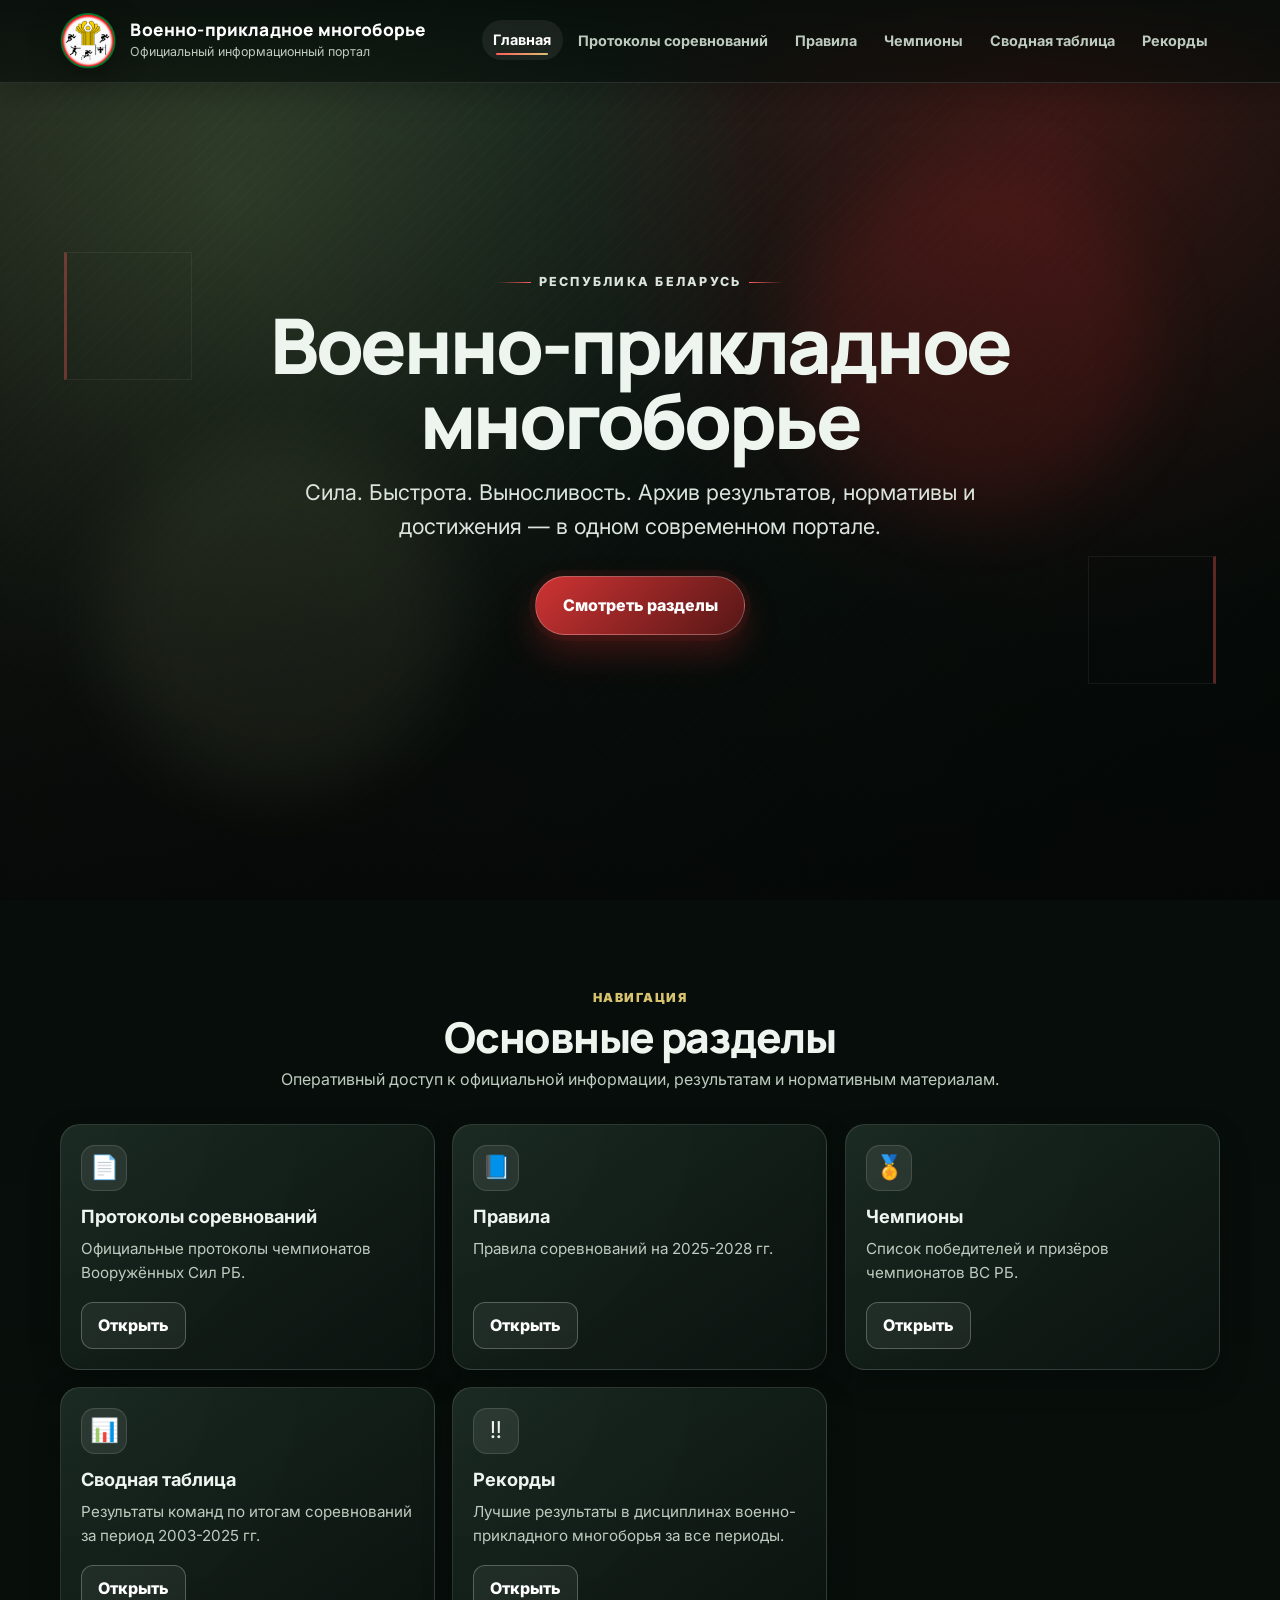
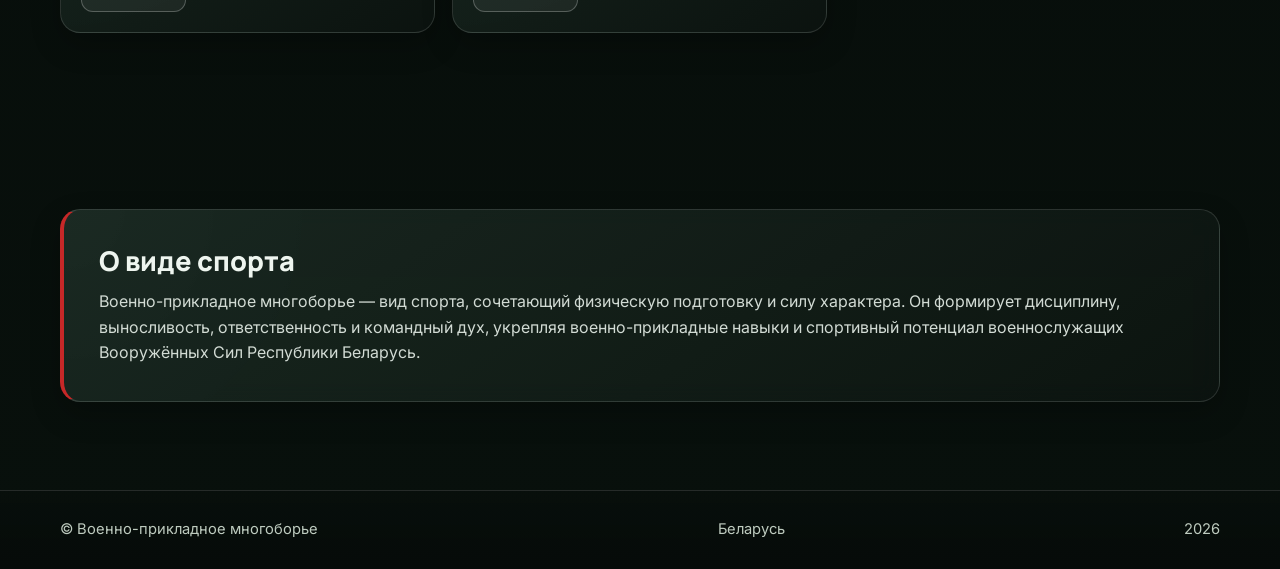
<file: index.html>
<!DOCTYPE html>
<html lang="ru">
<head>
  <meta charset="UTF-8" />
  <meta name="viewport" content="width=device-width, initial-scale=1.0" />
  <meta name="description" content="Официальный информационный портал по военно-прикладному многоборью Республики Беларусь." />
  <title>Военно-прикладное многоборье | Беларусь</title>
  <link rel="preconnect" href="https://fonts.googleapis.com" />
  <link rel="preconnect" href="https://fonts.gstatic.com" crossorigin />
  <link href="https://fonts.googleapis.com/css2?family=Inter:wght@400;500;600;700;800&family=Manrope:wght@600;700;800&display=swap" rel="stylesheet" />
  <link rel="stylesheet" href="style.css" />
</head>
<body>
  <header class="site-header" id="top">
    <div class="container header-inner">
      <a href="#top" class="brand" aria-label="На главную">
        <img src="assets/images/champions/emblem.png" alt="Эмблема военно-прикладного многоборья" class="brand__emblem" />
        <div class="brand__text">
          <h1>Военно-прикладное многоборье</h1>
          <p>Официальный информационный портал</p>
        </div>
      </a>

      <button class="nav-toggle" aria-label="Открыть меню" aria-expanded="false" aria-controls="main-nav">
        <span></span><span></span><span></span>
      </button>

      <nav class="main-nav" id="main-nav">
        <ul>
          <li><a href="#top" class="is-active">Главная</a></li>
          <li><a href="protocols.html">Протоколы соревнований</a></li>
          <li><a href="rules/rules.pdf" target="_blank" rel="noopener">Правила</a></li>
          <li><a href="protocols/champions.pdf" target="_blank" rel="noopener">Чемпионы</a></li>
          <li><a href="Table.pdf" target="_blank" rel="noopener">Сводная таблица</a></li>
          <li><a href="protocols/records.pdf" target="_blank" rel="noopener">Рекорды</a></li>
        </ul>
      </nav>
    </div>
  </header>

  <main>
    <section class="hero reveal" id="hero">
      <div class="hero__overlay"></div>
      <div class="hero__glow hero__glow--red" aria-hidden="true"></div>
      <div class="hero__glow hero__glow--green" aria-hidden="true"></div>
      <div class="ornament ornament--left" aria-hidden="true"></div>
      <div class="ornament ornament--right" aria-hidden="true"></div>
      <div class="container hero__content">
        <div class="hero__copy">
          <p class="hero__kicker">Республика Беларусь</p>
          <h2>Военно-прикладное многоборье</h2>
          <p class="hero__subtitle">Сила. Быстрота. Выносливость. Архив результатов, нормативы и достижения — в одном современном портале.</p>
          <div class="hero__actions">
            <a href="#sections" class="btn-glow">Смотреть разделы</a>
          </div>
        </div>
      </div>
    </section>

    <section class="sections container reveal" id="sections">
      <div class="section-title section-title--center">
        <span class="section-title__eyebrow">Навигация</span>
        <h3>Основные разделы</h3>
        <p>Оперативный доступ к официальной информации, результатам и нормативным материалам.</p>
      </div>
      <div class="cards-grid">
        <article class="card">
          <div class="card__icon">📄</div>
          <h4>Протоколы соревнований</h4>
          <p>Официальные протоколы чемпионатов Вооружённых Сил РБ.</p>
          <a href="protocols.html" class="card__link">Открыть</a>
        </article>
        <article class="card">
          <div class="card__icon">📘</div>
          <h4>Правила</h4>
          <p>Правила соревнований на 2025-2028 гг.</p>
          <a href="rules/rules.pdf" class="card__link" target="_blank" rel="noopener">Открыть</a>
        </article>
        <article class="card">
          <div class="card__icon">🏅</div>
          <h4>Чемпионы</h4>
          <p>Список победителей и призёров чемпионатов ВС РБ.</p>
          <a href="protocols/champions.pdf" target="_blank" rel="noopener" class="card__link">Открыть</a>
        </article>
        <article class="card">
          <div class="card__icon">📊</div>
          <h4>Сводная таблица</h4>
          <p>Результаты команд по итогам соревнований за период 2003-2025 гг.</p>
          <a href="Table.pdf" target="_blank" rel="noopener" class="card__link">Открыть</a>
        </article>
        <article class="card">
          <div class="card__icon">‼️</div>
          <h4>Рекорды</h4>
          <p>Лучшие результаты в дисциплинах военно-прикладного многоборья за все периоды.</p>
          <a href="protocols/records.pdf" target="_blank" rel="noopener" class="card__link">Открыть</a>
        </article>
      </div>
    </section>



    

    <section class="about container reveal" id="about">
      <div class="about__panel">
        <h3>О виде спорта</h3>
        <p>
          Военно-прикладное многоборье — вид спорта, сочетающий физическую подготовку и силу характера. Он формирует дисциплину, выносливость, ответственность
          и командный дух, укрепляя военно-прикладные навыки и спортивный потенциал военнослужащих Вооружённых Сил Республики Беларусь.
        </p>
      </div>
    </section>
  </main>

  <footer class="site-footer">
    <div class="container footer-inner">
      <p>© Военно-прикладное многоборье</p>
      <p>Беларусь</p>
      <p id="current-year"></p>
    </div>
  </footer>

  <script src="script.js"></script>
</body>
</html>
</file>
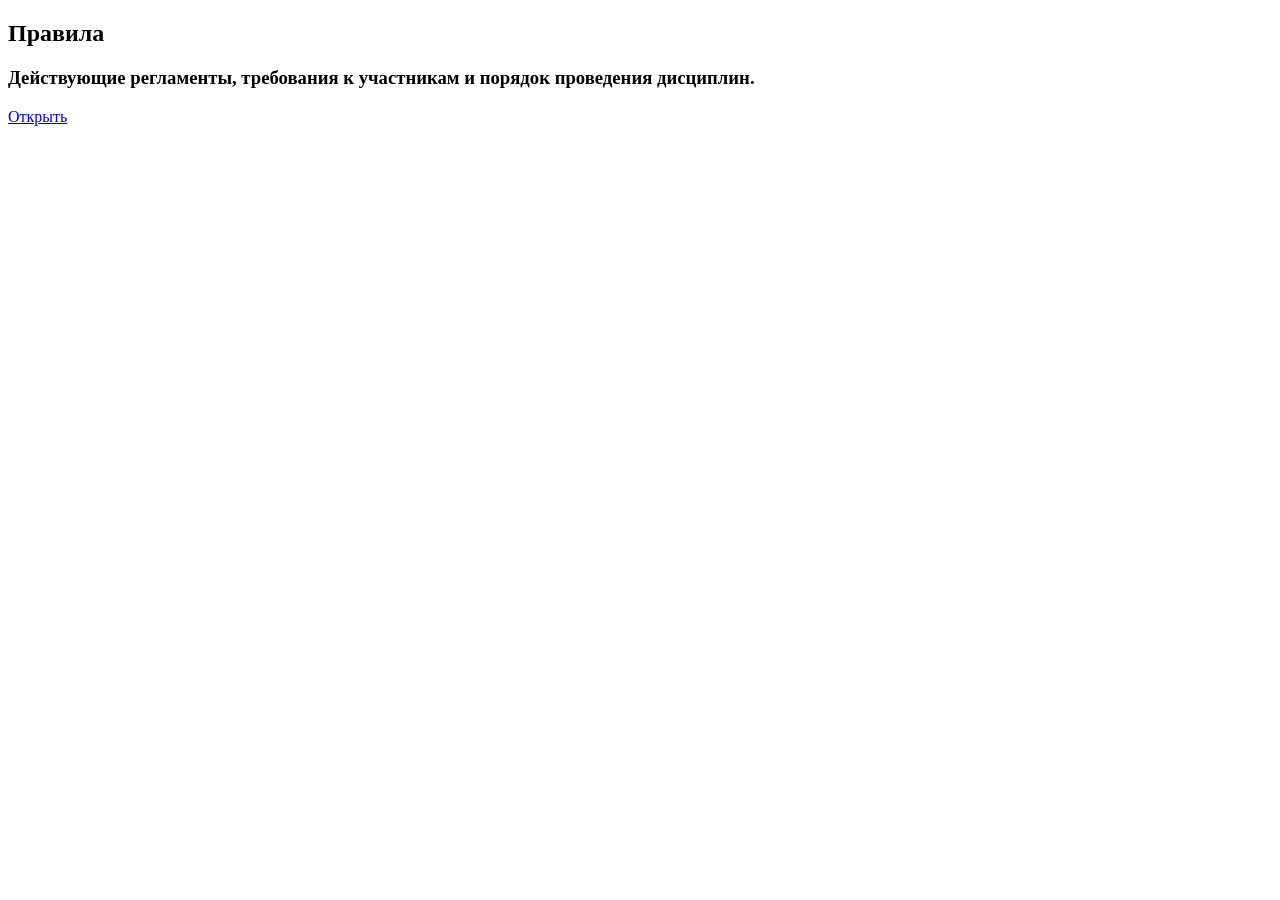
<file: a.html>
<!doctype html>
<html lang="ru">
  <head>
    <meta charset="UTF-8" />
    <meta name="viewport" content="width=device-width, initial-scale=1.0" />
    <title>Военно-спортивный портал</title>
  </head>
  <body>
    <section id="rules">
      <h2>Правила</h2>
      <h3>Действующие регламенты, требования к участникам и порядок проведения дисциплин.</h3>
      <a href="rules/rules.pdf" target="_blank" rel="noopener noreferrer">Открыть</a>
    </section>
  </body>
</html>
</file>
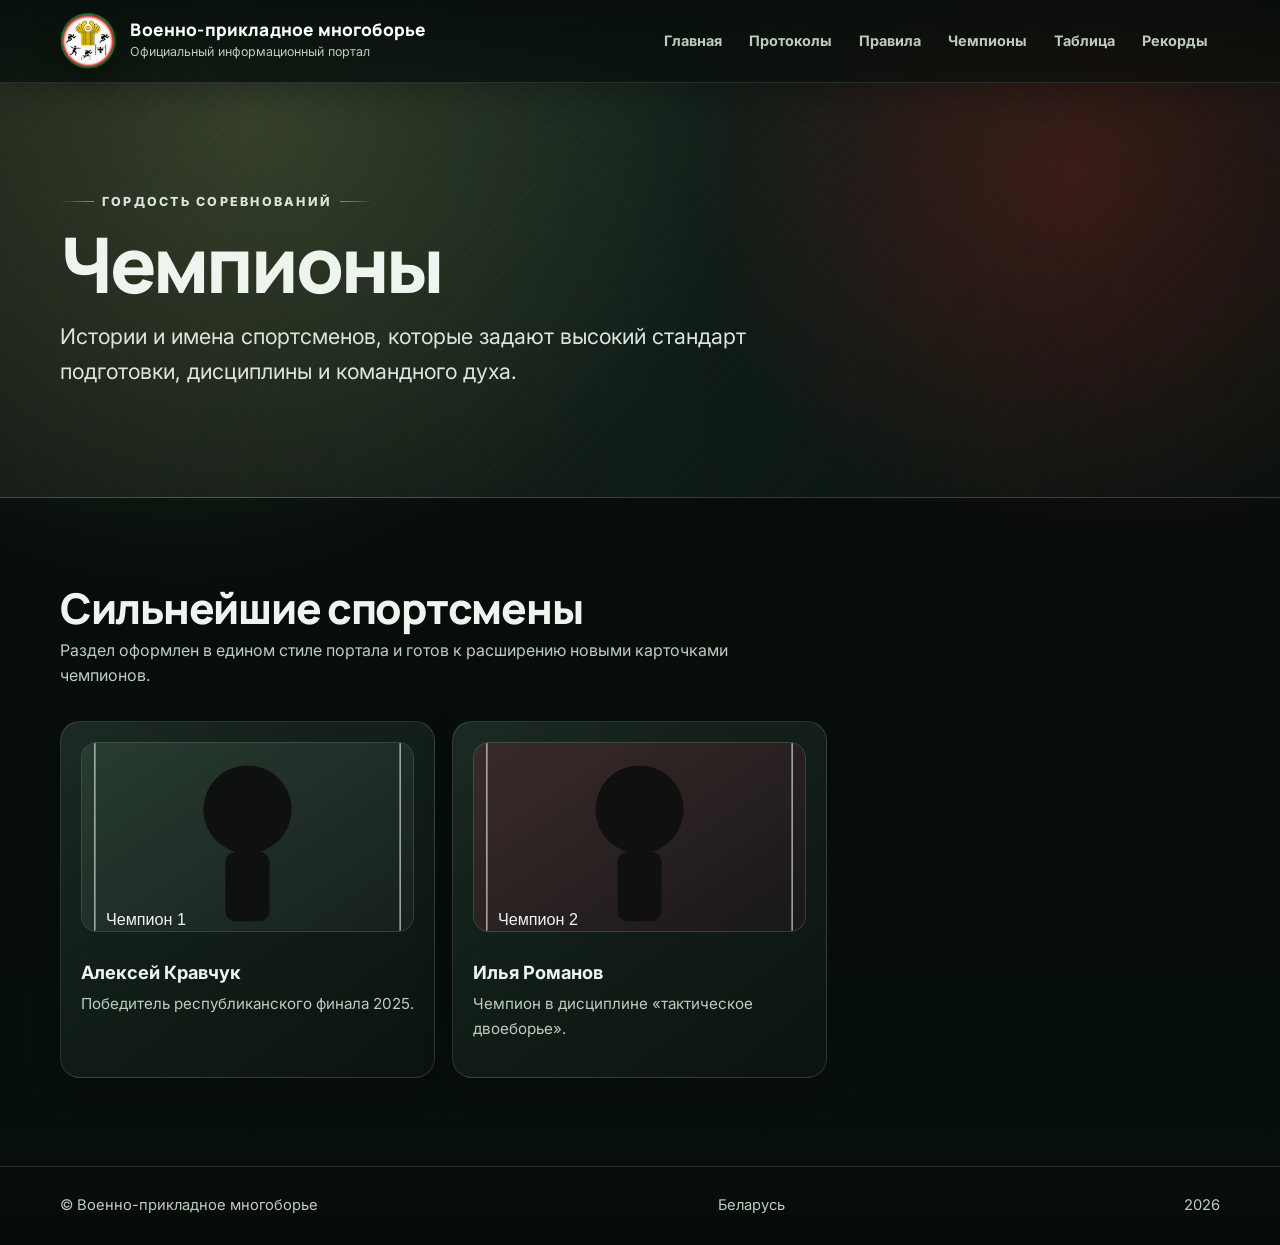
<file: champions.html>
<!DOCTYPE html>
<html lang="ru">
<head>
  <meta charset="UTF-8" />
  <meta name="viewport" content="width=device-width, initial-scale=1.0" />
  <meta name="description" content="Раздел о чемпионах военно-прикладного многоборья." />
  <title>Чемпионы</title>
  <link rel="stylesheet" href="style.css" />
</head>
<body>
<header class="site-header">
  <div class="container header-inner">
    <a class="brand" href="index.html">
      <img src="assets/images/champions/emblem.png" class="brand__emblem" alt="Эмблема военно-прикладного многоборья" />
      <div class="brand__text">
        <h1>Военно-прикладное многоборье</h1>
        <p>Официальный информационный портал</p>
      </div>
    </a>

    <button class="nav-toggle" aria-label="Открыть меню" aria-expanded="false" aria-controls="main-nav">
      <span></span><span></span><span></span>
    </button>

    <nav class="main-nav" id="main-nav">
      <ul>
        <li><a href="index.html">Главная</a></li>
        <li><a href="protocols.html">Протоколы</a></li>
        <li><a href="rules/rules.pdf" target="_blank" rel="noopener">Правила</a></li>
        <li><a href="protocols/champions.pdf" target="_blank" rel="noopener">Чемпионы</a></li>
        <li><a href="Table.pdf" target="_blank" rel="noopener">Таблица</a></li>
        <li><a href="protocols/records.pdf" target="_blank" rel="noopener">Рекорды</a></li>
      </ul>
    </nav>
  </div>
</header>

<main class="page-main">
  <section class="page-hero">
    <div class="container page-hero__inner reveal visible">
      <span class="eyebrow">Гордость соревнований</span>
      <h2>Чемпионы</h2>
      <p>Истории и имена спортсменов, которые задают высокий стандарт подготовки, дисциплины и командного духа.</p>
    </div>
  </section>

  <section class="container sections reveal visible">
    <div class="section-title">
      <h3>Сильнейшие спортсмены</h3>
      <p>Раздел оформлен в едином стиле портала и готов к расширению новыми карточками чемпионов.</p>
    </div>

    <div class="cards-grid">
      <article class="card">
        <img class="champion-photo" src="assets/images/champions/champion-1.svg" alt="Чемпион Алексей Кравчук" />
        <h4>Алексей Кравчук</h4>
        <p>Победитель республиканского финала 2025.</p>
      </article>
      <article class="card">
        <img class="champion-photo" src="assets/images/champions/champion-2.svg" alt="Чемпион Илья Романов" />
        <h4>Илья Романов</h4>
        <p>Чемпион в дисциплине «тактическое двоеборье».</p>
      </article>
    </div>
  </section>
</main>

<footer class="site-footer">
  <div class="container footer-inner">
    <p>© Военно-прикладное многоборье</p>
    <p>Беларусь</p>
    <p id="current-year"></p>
  </div>
</footer>
<script src="script.js"></script>
</body>
</html>
</file>
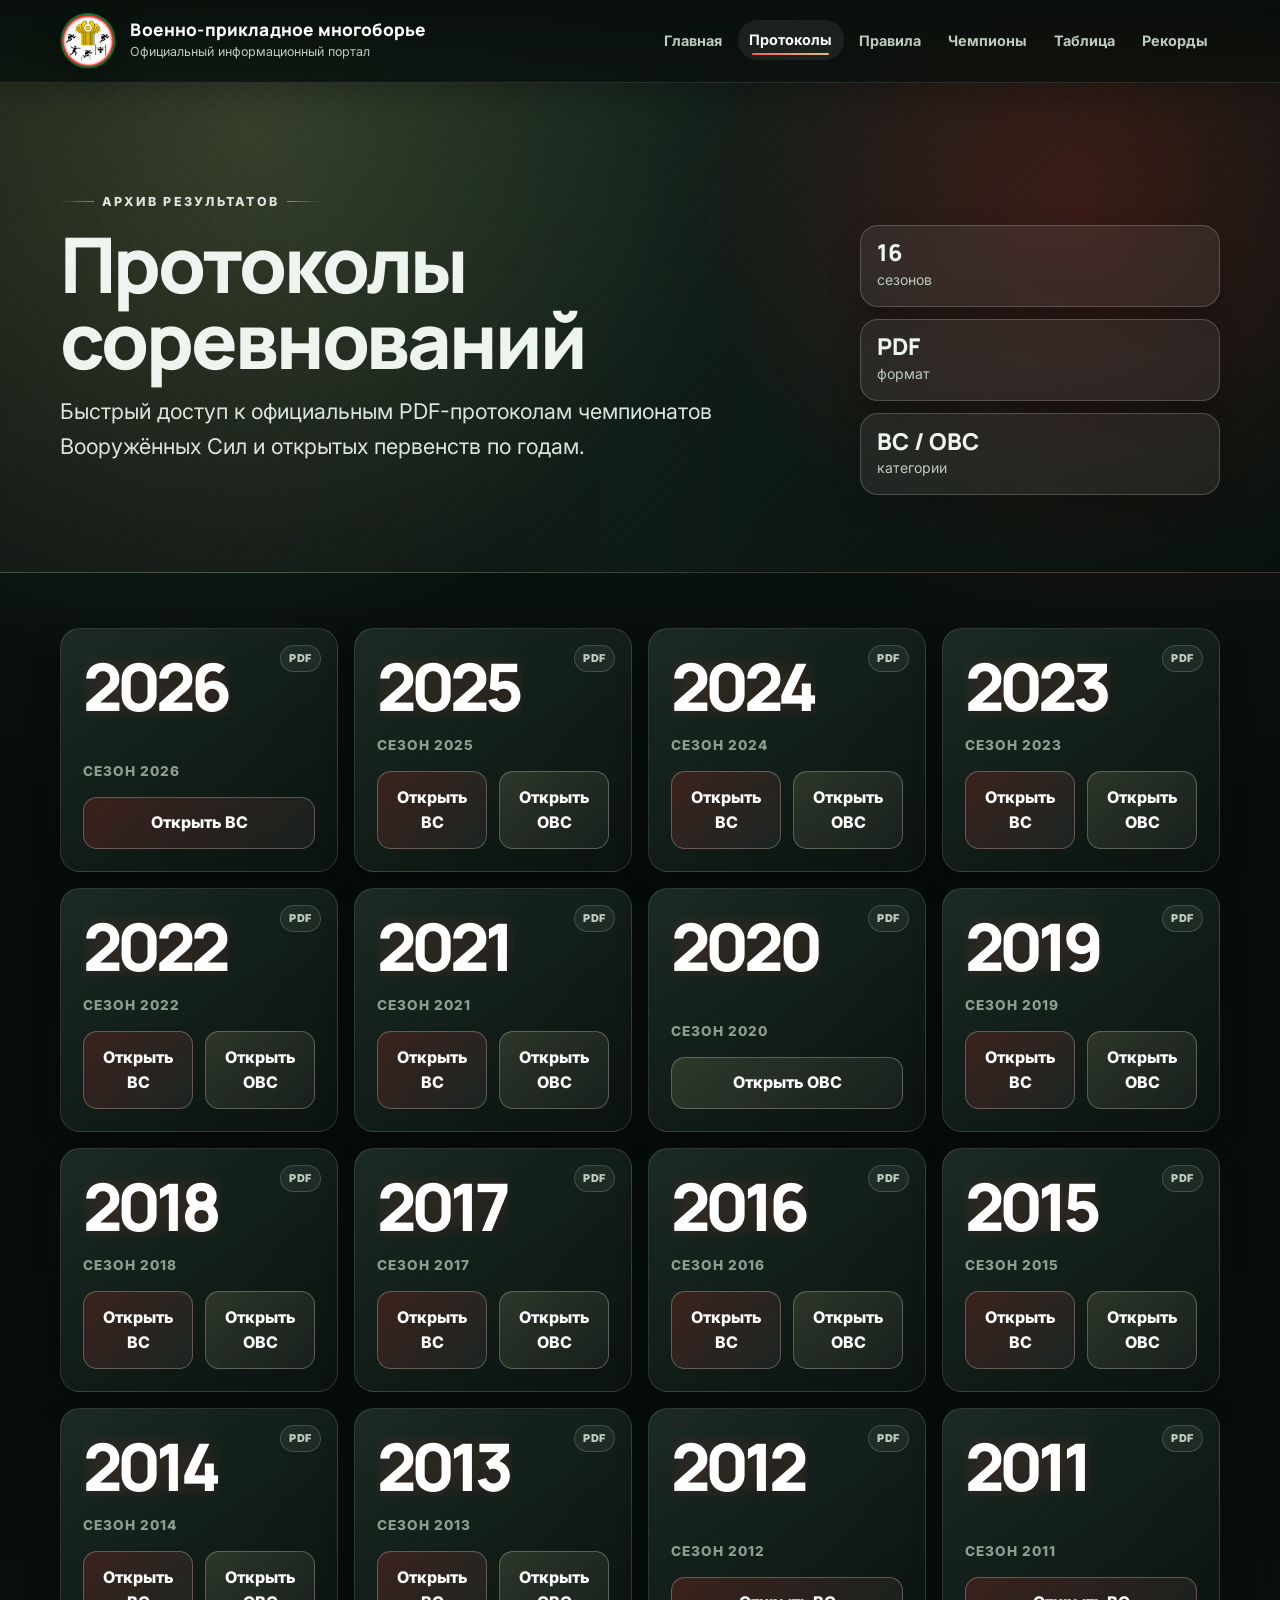
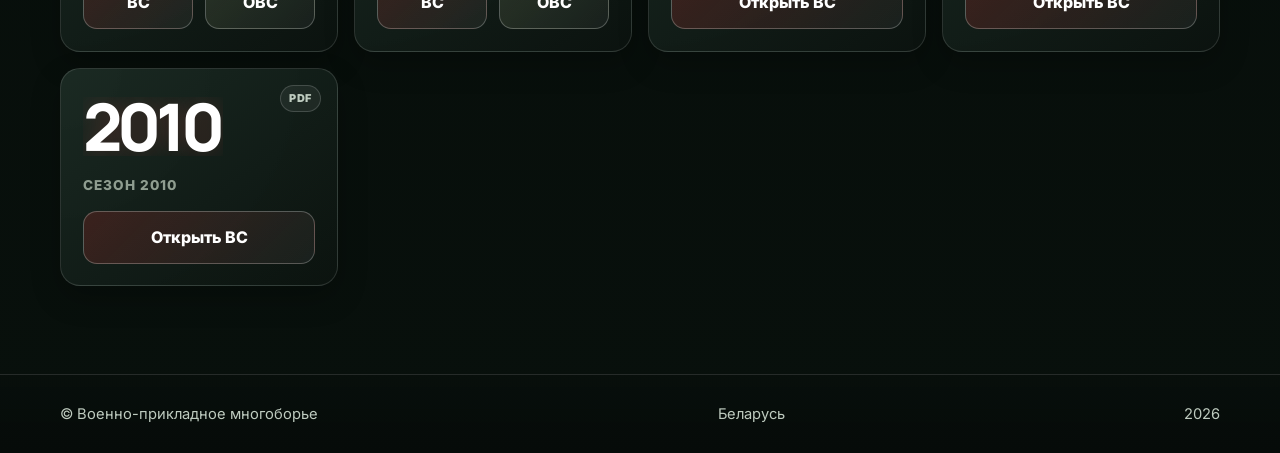
<file: protocols.html>
<!DOCTYPE html>
<html lang="ru">
<head>
  <meta charset="UTF-8" />
  <meta name="viewport" content="width=device-width, initial-scale=1.0" />
  <meta name="description" content="Архив официальных протоколов соревнований по военно-прикладному многоборью." />
  <title>Протоколы соревнований</title>
  <link rel="stylesheet" href="style.css" />
</head>
<body>

<header class="site-header">
  <div class="container header-inner">
    <a class="brand" href="index.html">
      <img src="assets/images/champions/emblem.png" class="brand__emblem" alt="Эмблема военно-прикладного многоборья">
      <div class="brand__text">
        <h1>Военно-прикладное многоборье</h1>
        <p>Официальный информационный портал</p>
      </div>
    </a>

    <button class="nav-toggle" aria-label="Открыть меню" aria-expanded="false" aria-controls="main-nav">
      <span></span><span></span><span></span>
    </button>

    <nav class="main-nav" id="main-nav">
      <ul>
        <li><a href="index.html">Главная</a></li>
        <li><a href="protocols.html" class="is-active">Протоколы</a></li>
        <li><a href="rules/rules.pdf" target="_blank" rel="noopener">Правила</a></li>
        <li><a href="protocols/champions.pdf" target="_blank" rel="noopener">Чемпионы</a></li>
        <li><a href="Table.pdf" target="_blank" rel="noopener">Таблица</a></li>
        <li><a href="protocols/records.pdf" target="_blank" rel="noopener">Рекорды</a></li>
      </ul>
    </nav>
  </div>
</header>

<main class="page-main">

<section class="page-hero page-hero--protocols">
  <div class="container page-hero__inner reveal visible">
    <div class="page-hero__copy">
      <span class="eyebrow">Архив результатов</span>
      <h2>Протоколы соревнований</h2>
      <p>Быстрый доступ к официальным PDF-протоколам чемпионатов Вооружённых Сил и открытых первенств по годам.</p>
    </div>
    <div class="page-hero__stats" aria-label="Статистика архива">
      <div><strong>16</strong><span>сезонов</span></div>
      <div><strong>PDF</strong><span>формат</span></div>
      <div><strong>ВС / ОВС</strong><span>категории</span></div>
    </div>
  </div>
</section>

<section class="protocols container reveal visible">

<div class="protocols-grid">

   <article class="protocol-card">
    <div class="protocol-year">2026</div>
    <p class="protocol-label">Сезон 2026</p>
    <div class="protocol-actions">
      <a href="protocols/BC 2026.pdf" class="protocol-btn" target="_blank" rel="noopener">Открыть ВС</a>
    </div>
  </article>

  <article class="protocol-card">
    <div class="protocol-year">2025</div>
    <p class="protocol-label">Сезон 2025</p>
    <div class="protocol-actions">
      <a href="protocols/new/BC 2025.pdf" class="protocol-btn" target="_blank" rel="noopener">Открыть ВС</a>
      <a href="protocols/new/OBC 2025.pdf" class="protocol-btn protocol-btn--alt" target="_blank" rel="noopener">Открыть ОВС</a>
    </div>
  </article>

  <article class="protocol-card">
    <div class="protocol-year">2024</div>
    <p class="protocol-label">Сезон 2024</p>
    <div class="protocol-actions">
      <a href="protocols/2024.pdf" class="protocol-btn" target="_blank" rel="noopener">Открыть ВС</a>
      <a href="protocols/new/OBC 2024.pdf" class="protocol-btn protocol-btn--alt" target="_blank" rel="noopener">Открыть ОВС</a>
    </div>
  </article>

  <article class="protocol-card">
    <div class="protocol-year">2023</div>
    <p class="protocol-label">Сезон 2023</p>
    <div class="protocol-actions">
      <a href="protocols/2023.pdf" class="protocol-btn" target="_blank" rel="noopener">Открыть ВС</a>
      <a href="protocols/new/OBC 2023.pdf" class="protocol-btn protocol-btn--alt" target="_blank" rel="noopener">Открыть ОВС</a>
    </div>
  </article>

  <article class="protocol-card">
    <div class="protocol-year">2022</div>
    <p class="protocol-label">Сезон 2022</p>
    <div class="protocol-actions">
      <a href="protocols/2022.pdf" class="protocol-btn" target="_blank" rel="noopener">Открыть ВС</a>
      <a href="protocols/new/OBC 2022.pdf" class="protocol-btn protocol-btn--alt" target="_blank" rel="noopener">Открыть ОВС</a>
    </div>
  </article>

   <article class="protocol-card">
    <div class="protocol-year">2021</div>
    <p class="protocol-label">Сезон 2021</p>
    <div class="protocol-actions">
      <a href="protocols/2021.pdf" class="protocol-btn" target="_blank" rel="noopener">Открыть ВС</a>
      <a href="protocols/new/OBC 2021.pdf" class="protocol-btn protocol-btn--alt" target="_blank" rel="noopener">Открыть ОВС</a>
    </div>
  </article>

  <article class="protocol-card">
    <div class="protocol-year">2020</div>
    <p class="protocol-label">Сезон 2020</p>
    <div class="protocol-actions">
      <a href="protocols/new/OBC 2020.pdf" class="protocol-btn protocol-btn--alt" target="_blank" rel="noopener">Открыть ОВС</a>
    </div>
  </article>

  <article class="protocol-card">
    <div class="protocol-year">2019</div>
    <p class="protocol-label">Сезон 2019</p>
    <div class="protocol-actions">
      <a href="protocols/2019.pdf" class="protocol-btn" target="_blank" rel="noopener">Открыть ВС</a>
      <a href="protocols/new/OBC 2019.pdf" class="protocol-btn protocol-btn--alt" target="_blank" rel="noopener">Открыть ОВС</a>
    </div>
  </article>

  <article class="protocol-card">
    <div class="protocol-year">2018</div>
    <p class="protocol-label">Сезон 2018</p>
    <div class="protocol-actions">
      <a href="protocols/2018.pdf" class="protocol-btn" target="_blank" rel="noopener">Открыть ВС</a>
      <a href="protocols/new/OBC 2018.pdf" class="protocol-btn protocol-btn--alt" target="_blank" rel="noopener">Открыть ОВС</a>
    </div>
  </article>

  <article class="protocol-card">
    <div class="protocol-year">2017</div>
    <p class="protocol-label">Сезон 2017</p>
    <div class="protocol-actions">
      <a href="protocols/2017.pdf" class="protocol-btn" target="_blank" rel="noopener">Открыть ВС</a>
      <a href="protocols/new/OBC 2017.pdf" class="protocol-btn protocol-btn--alt" target="_blank" rel="noopener">Открыть ОВС</a>
    </div>
  </article>

  <article class="protocol-card">
    <div class="protocol-year">2016</div>
    <p class="protocol-label">Сезон 2016</p>
    <div class="protocol-actions">
      <a href="protocols/2016.pdf" class="protocol-btn" target="_blank" rel="noopener">Открыть ВС</a>
      <a href="protocols/new/OBC 2016.pdf" class="protocol-btn protocol-btn--alt" target="_blank" rel="noopener">Открыть ОВС</a>
    </div>
  </article>

  <article class="protocol-card">
    <div class="protocol-year">2015</div>
    <p class="protocol-label">Сезон 2015</p>
    <div class="protocol-actions">
      <a href="protocols/2015.pdf" class="protocol-btn" target="_blank" rel="noopener">Открыть ВС</a>
      <a href="protocols/new/OBC 2015.pdf" class="protocol-btn protocol-btn--alt" target="_blank" rel="noopener">Открыть ОВС</a>
    </div>
  </article>

  <article class="protocol-card">
    <div class="protocol-year">2014</div>
    <p class="protocol-label">Сезон 2014</p>
    <div class="protocol-actions">
      <a href="protocols/2014.pdf" class="protocol-btn" target="_blank" rel="noopener">Открыть ВС</a>
      <a href="protocols/new/OBC 2014.pdf" class="protocol-btn protocol-btn--alt" target="_blank" rel="noopener">Открыть ОВС</a>
    </div>
  </article>

  <article class="protocol-card">
    <div class="protocol-year">2013</div>
    <p class="protocol-label">Сезон 2013</p>
    <div class="protocol-actions">
      <a href="protocols/2013.pdf" class="protocol-btn" target="_blank" rel="noopener">Открыть ВС</a>
      <a href="protocols/new/OBC 2013.pdf" class="protocol-btn protocol-btn--alt" target="_blank" rel="noopener">Открыть ОВС</a>
    </div>
  </article>

  <article class="protocol-card">
    <div class="protocol-year">2012</div>
    <p class="protocol-label">Сезон 2012</p>
    <div class="protocol-actions">
      <a href="protocols/2012.pdf" class="protocol-btn" target="_blank" rel="noopener">Открыть ВС</a>
    </div>
  </article>

  <article class="protocol-card">
    <div class="protocol-year">2011</div>
    <p class="protocol-label">Сезон 2011</p>
    <div class="protocol-actions">
      <a href="protocols/2011.pdf" class="protocol-btn" target="_blank" rel="noopener">Открыть ВС</a>
    </div>
  </article>

  <article class="protocol-card">
    <div class="protocol-year">2010</div>
    <p class="protocol-label">Сезон 2010</p>
    <div class="protocol-actions">
      <a href="protocols/new/BC 2010.pdf" class="protocol-btn" target="_blank" rel="noopener">Открыть ВС</a>
    </div>
  </article>

</div>
</section>

</main>

<footer class="site-footer">
  <div class="container footer-inner">
    <p>© Военно-прикладное многоборье</p>
    <p>Беларусь</p>
    <p id="current-year"></p>
  </div>
</footer>

<script src="script.js"></script>
</body>
</html>
</file>
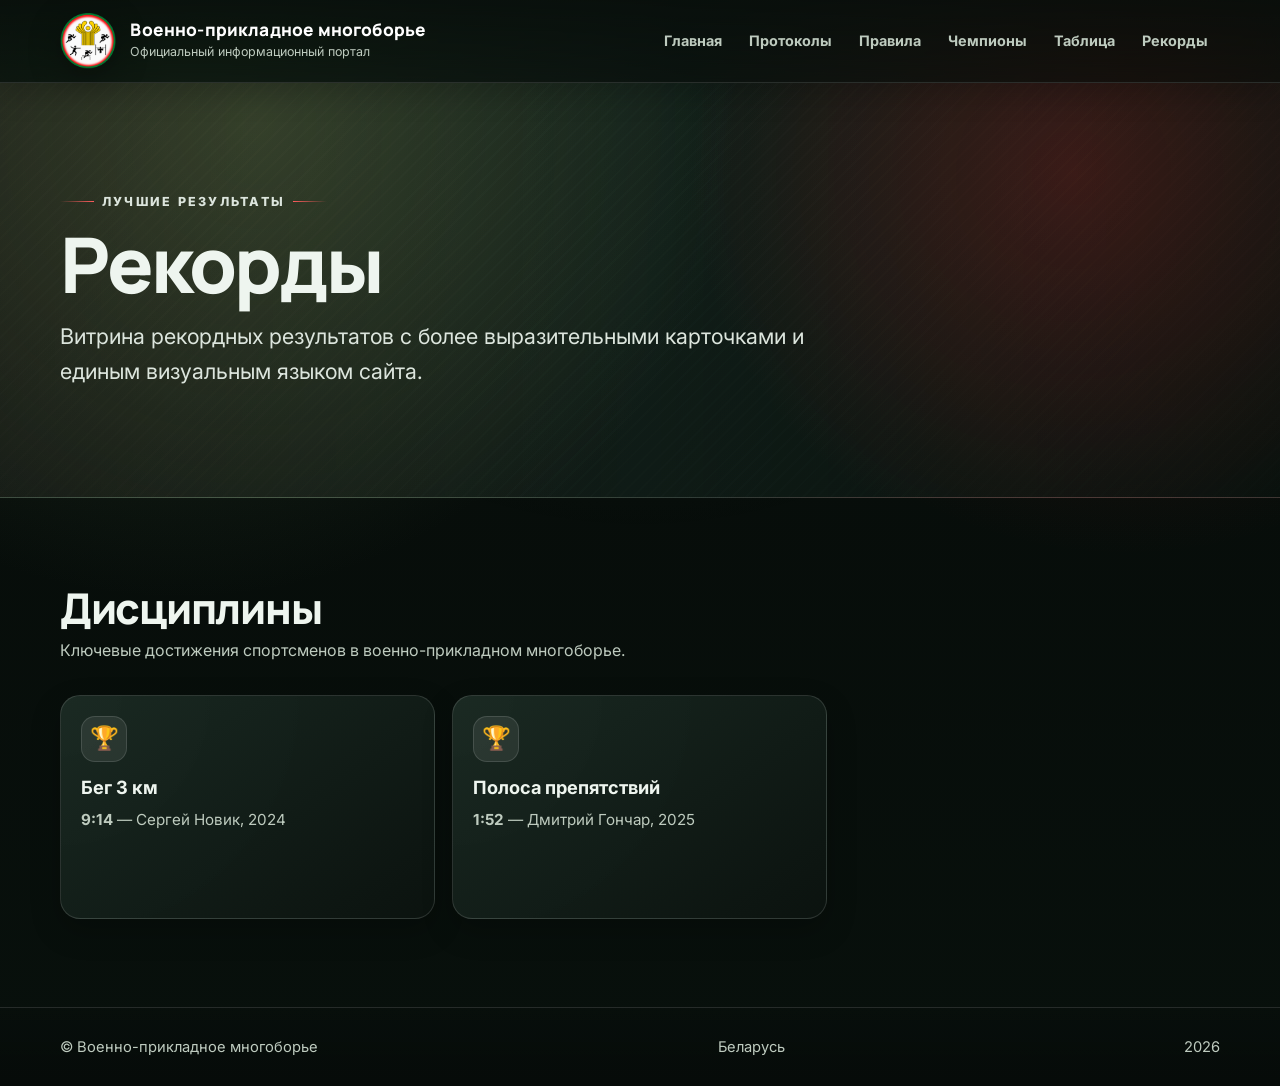
<file: records.html>
<!DOCTYPE html>
<html lang="ru">
<head>
  <meta charset="UTF-8" />
  <meta name="viewport" content="width=device-width, initial-scale=1.0" />
  <meta name="description" content="Рекорды военно-прикладного многоборья." />
  <title>Рекорды</title>
  <link rel="stylesheet" href="style.css" />
</head>
<body>
<header class="site-header">
  <div class="container header-inner">
    <a class="brand" href="index.html">
      <img src="assets/images/champions/emblem.png" class="brand__emblem" alt="Эмблема военно-прикладного многоборья" />
      <div class="brand__text">
        <h1>Военно-прикладное многоборье</h1>
        <p>Официальный информационный портал</p>
      </div>
    </a>

    <button class="nav-toggle" aria-label="Открыть меню" aria-expanded="false" aria-controls="main-nav">
      <span></span><span></span><span></span>
    </button>

    <nav class="main-nav" id="main-nav">
      <ul>
        <li><a href="index.html">Главная</a></li>
        <li><a href="protocols.html">Протоколы</a></li>
        <li><a href="rules/rules.pdf" target="_blank" rel="noopener">Правила</a></li>
        <li><a href="protocols/champions.pdf" target="_blank" rel="noopener">Чемпионы</a></li>
        <li><a href="Table.pdf" target="_blank" rel="noopener">Таблица</a></li>
        <li><a href="protocols/records.pdf" target="_blank" rel="noopener">Рекорды</a></li>
      </ul>
    </nav>
  </div>
</header>

<main class="page-main">
  <section class="page-hero">
    <div class="container page-hero__inner reveal visible">
      <span class="eyebrow">Лучшие результаты</span>
      <h2>Рекорды</h2>
      <p>Витрина рекордных результатов с более выразительными карточками и единым визуальным языком сайта.</p>
    </div>
  </section>

  <section class="container sections reveal visible">
    <div class="section-title">
      <h3>Дисциплины</h3>
      <p>Ключевые достижения спортсменов в военно-прикладном многоборье.</p>
    </div>

    <div class="cards-grid">
      <article class="card">
        <div class="card__icon">🏆</div>
        <h4>Бег 3 км</h4>
        <p><strong>9:14</strong> — Сергей Новик, 2024</p>
      </article>
      <article class="card">
        <div class="card__icon">🏆</div>
        <h4>Полоса препятствий</h4>
        <p><strong>1:52</strong> — Дмитрий Гончар, 2025</p>
      </article>
    </div>
  </section>
</main>

<footer class="site-footer">
  <div class="container footer-inner">
    <p>© Военно-прикладное многоборье</p>
    <p>Беларусь</p>
    <p id="current-year"></p>
  </div>
</footer>
<script src="script.js"></script>
</body>
</html>
</file>
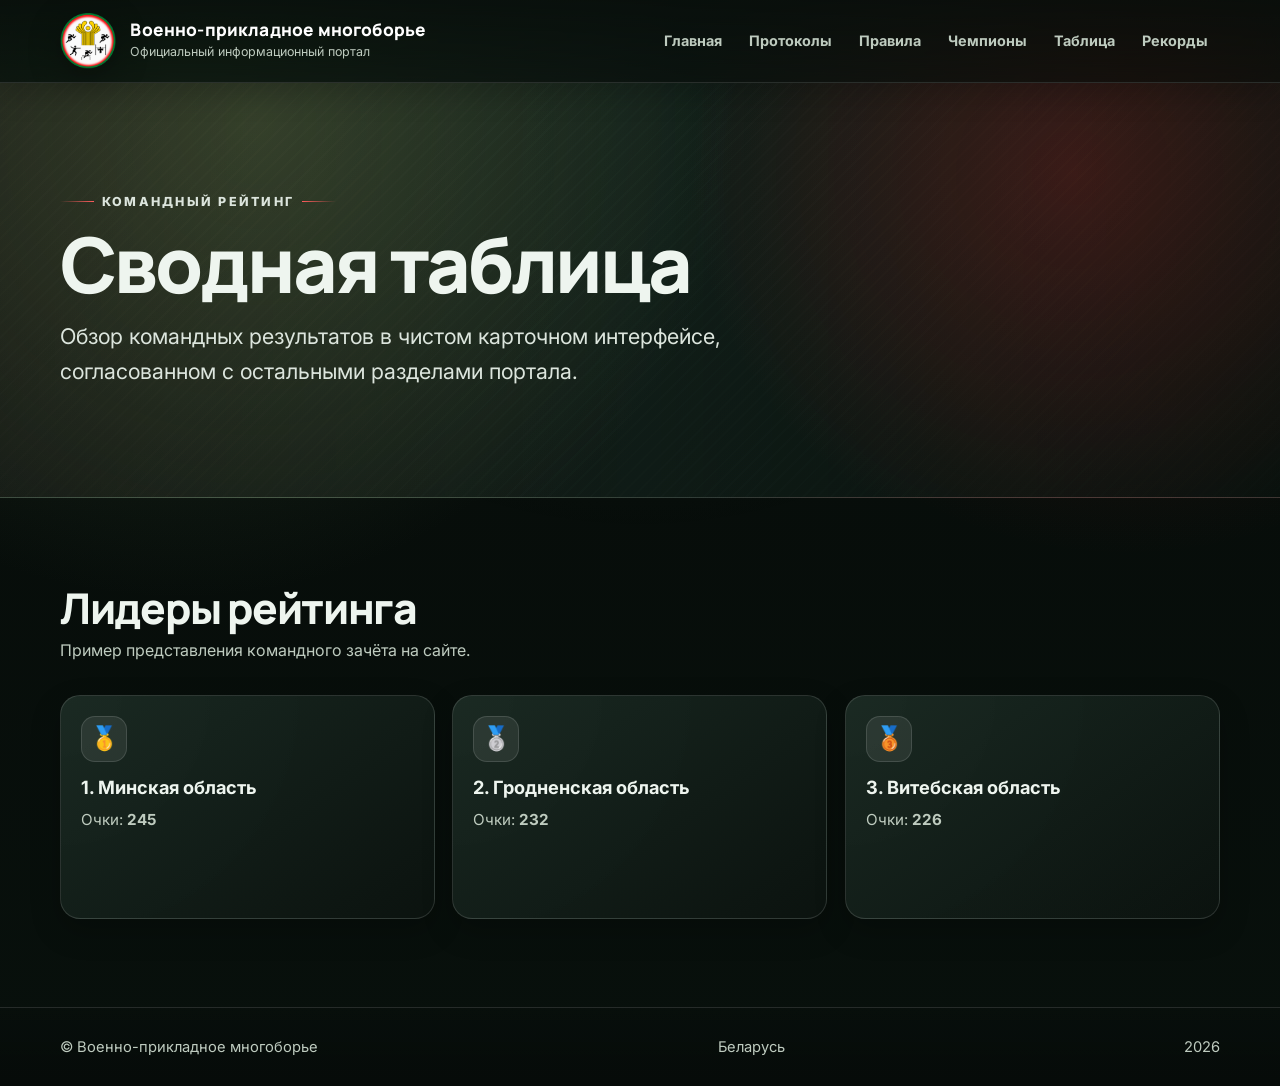
<file: table.html>
<!DOCTYPE html>
<html lang="ru">
<head>
  <meta charset="UTF-8" />
  <meta name="viewport" content="width=device-width, initial-scale=1.0" />
  <meta name="description" content="Сводная таблица командных результатов военно-прикладного многоборья." />
  <title>Сводная таблица</title>
  <link rel="stylesheet" href="style.css" />
</head>
<body>
<header class="site-header">
  <div class="container header-inner">
    <a class="brand" href="index.html">
      <img src="assets/images/champions/emblem.png" class="brand__emblem" alt="Эмблема военно-прикладного многоборья" />
      <div class="brand__text">
        <h1>Военно-прикладное многоборье</h1>
        <p>Официальный информационный портал</p>
      </div>
    </a>

    <button class="nav-toggle" aria-label="Открыть меню" aria-expanded="false" aria-controls="main-nav">
      <span></span><span></span><span></span>
    </button>

    <nav class="main-nav" id="main-nav">
      <ul>
        <li><a href="index.html">Главная</a></li>
        <li><a href="protocols.html">Протоколы</a></li>
        <li><a href="rules/rules.pdf" target="_blank" rel="noopener">Правила</a></li>
        <li><a href="protocols/champions.pdf" target="_blank" rel="noopener">Чемпионы</a></li>
        <li><a href="Table.pdf" target="_blank" rel="noopener">Таблица</a></li>
        <li><a href="protocols/records.pdf" target="_blank" rel="noopener">Рекорды</a></li>
      </ul>
    </nav>
  </div>
</header>

<main class="page-main">
  <section class="page-hero">
    <div class="container page-hero__inner reveal visible">
      <span class="eyebrow">Командный рейтинг</span>
      <h2>Сводная таблица</h2>
      <p>Обзор командных результатов в чистом карточном интерфейсе, согласованном с остальными разделами портала.</p>
    </div>
  </section>

  <section class="container sections reveal visible">
    <div class="section-title">
      <h3>Лидеры рейтинга</h3>
      <p>Пример представления командного зачёта на сайте.</p>
    </div>

    <div class="cards-grid">
      <article class="card">
        <div class="card__icon">🥇</div>
        <h4>1. Минская область</h4>
        <p>Очки: <strong>245</strong></p>
      </article>
      <article class="card">
        <div class="card__icon">🥈</div>
        <h4>2. Гродненская область</h4>
        <p>Очки: <strong>232</strong></p>
      </article>
      <article class="card">
        <div class="card__icon">🥉</div>
        <h4>3. Витебская область</h4>
        <p>Очки: <strong>226</strong></p>
      </article>
    </div>
  </section>
</main>

<footer class="site-footer">
  <div class="container footer-inner">
    <p>© Военно-прикладное многоборье</p>
    <p>Беларусь</p>
    <p id="current-year"></p>
  </div>
</footer>
<script src="script.js"></script>
</body>
</html>
</file>
<file: style.css>
@import url('https://fonts.googleapis.com/css2?family=Inter:wght@400;500;600;700;800;900&family=Manrope:wght@600;700;800&display=swap');

:root {
  --bg: #070d0a;
  --bg-soft: #101a15;
  --panel: rgba(18, 29, 24, 0.78);
  --panel-strong: rgba(23, 37, 31, 0.92);
  --khaki: #a6ad78;
  --olive: #56684b;
  --graphite: #202923;
  --text: #eef5ef;
  --text-soft: #becbbf;
  --muted: #8f9d90;
  --red: #c62828;
  --red-soft: #ff5c5c;
  --gold: #d8c36f;
  --white: #ffffff;
  --line: rgba(255, 255, 255, 0.13);
  --line-strong: rgba(255, 255, 255, 0.2);
  --shadow: 0 22px 55px rgba(0, 0, 0, 0.42);
  --shadow-soft: 0 12px 30px rgba(0, 0, 0, 0.24);
  --radius: 20px;
  --radius-lg: 30px;
  --header-height: 82px;
}

* { box-sizing: border-box; }

html { scroll-behavior: smooth; }

body {
  margin: 0;
  min-height: 100vh;
  font-family: 'Inter', system-ui, -apple-system, BlinkMacSystemFont, 'Segoe UI', sans-serif;
  color: var(--text);
  background:
    radial-gradient(circle at 14% 8%, rgba(81, 111, 73, 0.35), transparent 32rem),
    radial-gradient(circle at 88% 10%, rgba(198, 40, 40, 0.2), transparent 28rem),
    linear-gradient(180deg, #0c1712 0%, var(--bg) 42%, #08100c 100%);
  line-height: 1.6;
  overflow-x: hidden;
}

body::before {
  content: '';
  position: fixed;
  inset: 0;
  z-index: -2;
  pointer-events: none;
  background:
    linear-gradient(115deg, rgba(255,255,255,.035) 0 1px, transparent 1px 58px),
    linear-gradient(25deg, rgba(255,255,255,.025) 0 1px, transparent 1px 42px);
  mask-image: linear-gradient(to bottom, rgba(0,0,0,.8), rgba(0,0,0,.2));
}

body::after {
  content: '';
  position: fixed;
  inset: 0;
  z-index: -1;
  pointer-events: none;
  background: radial-gradient(circle at 50% 0, rgba(255,255,255,.07), transparent 34rem);
  opacity: .75;
}

img { max-width: 100%; display: block; }
a { color: inherit; }

.container {
  width: min(1160px, calc(100% - 32px));
  margin: 0 auto;
}

.site-header {
  position: fixed;
  inset: 0 0 auto 0;
  z-index: 1000;
  backdrop-filter: blur(16px) saturate(140%);
  background: linear-gradient(180deg, rgba(7, 13, 10, 0.88), rgba(7, 13, 10, 0.68));
  border-bottom: 1px solid var(--line);
  box-shadow: 0 12px 28px rgba(0,0,0,.2);
}

.header-inner {
  display: flex;
  align-items: center;
  justify-content: space-between;
  gap: 1rem;
  min-height: var(--header-height);
}

.brand {
  display: flex;
  align-items: center;
  gap: .9rem;
  text-decoration: none;
  color: var(--white);
  min-width: 0;
}

.brand__emblem {
  width: 56px;
  height: 56px;
  object-fit: contain;
  filter: drop-shadow(0 8px 16px rgba(0,0,0,.35));
}

.brand__text h1 {
  margin: 0;
  font: 800 clamp(.92rem, 1.5vw, 1.08rem)/1.15 'Manrope', sans-serif;
  letter-spacing: .01em;
}

.brand__text p {
  margin: .16rem 0 0;
  font-size: .78rem;
  color: var(--text-soft);
}

.main-nav ul {
  display: flex;
  gap: .25rem;
  align-items: center;
  list-style: none;
  margin: 0;
  padding: 0;
}

.main-nav a {
  display: inline-flex;
  align-items: center;
  min-height: 40px;
  padding: .55rem .72rem;
  border-radius: 999px;
  text-decoration: none;
  color: var(--text-soft);
  font-weight: 700;
  font-size: .9rem;
  position: relative;
  transition: color .25s ease, background .25s ease, transform .25s ease;
}

.main-nav a::after {
  content: '';
  position: absolute;
  left: 50%;
  right: 50%;
  bottom: 5px;
  height: 2px;
  border-radius: 2px;
  background: linear-gradient(90deg, var(--red-soft), var(--gold));
  transition: left .25s ease, right .25s ease;
}

.main-nav a:hover,
.main-nav a.is-active {
  color: var(--white);
  background: rgba(255,255,255,.07);
  transform: translateY(-1px);
}

.main-nav a:hover::after,
.main-nav a.is-active::after { left: .9rem; right: .9rem; }

.nav-toggle {
  display: none;
  width: 44px;
  height: 44px;
  border-radius: 14px;
  border: 1px solid var(--line);
  background: rgba(255,255,255,.06);
  cursor: pointer;
}
.nav-toggle span {
  display: block;
  width: 22px;
  height: 2px;
  background: white;
  margin: 5px auto;
  border-radius: 2px;
}

.hero,
.page-hero {
  position: relative;
  overflow: hidden;
  isolation: isolate;
}

.hero {
  min-height: 100vh;
  display: grid;
  place-items: center;
  text-align: center;
  background:
    radial-gradient(circle at 18% 22%, rgba(72, 104, 68, 0.62), transparent 42%),
    radial-gradient(circle at 82% 16%, rgba(198, 40, 40, 0.34), transparent 38%),
    linear-gradient(125deg, #172a22 0%, #0f1915 45%, #09100d 100%);
}

.hero::before,
.page-hero::before {
  content: '';
  position: absolute;
  inset: 0;
  z-index: -1;
  background:
    repeating-linear-gradient(135deg, rgba(255,255,255,.045) 0 2px, transparent 2px 10px),
    linear-gradient(to right, rgba(198,40,40,.2), rgba(255,255,255,.04), rgba(54,91,62,.22));
  mix-blend-mode: soft-light;
  animation: drift 16s linear infinite;
}

.hero__overlay {
  position: absolute;
  inset: 0;
  background: linear-gradient(to bottom, rgba(2, 4, 3, 0.08), rgba(2, 4, 3, 0.74));
}

.ornament {
  position: absolute;
  width: 128px;
  height: 128px;
  border: 1px solid rgba(255, 255, 255, 0.18);
  opacity: .34;
}
.ornament--left { left: 5%; top: 28%; border-left: 3px solid var(--red-soft); }
.ornament--right { right: 5%; bottom: 24%; border-right: 3px solid var(--red-soft); }

.hero__content {
  position: relative;
  z-index: 1;
  animation: fadeUp .9s ease-out;
}
.hero__kicker,
.eyebrow {
  display: inline-flex;
  align-items: center;
  gap: .5rem;
  margin: 0 0 .9rem;
  text-transform: uppercase;
  letter-spacing: .18em;
  color: #dce5dd;
  font-weight: 800;
  font-size: .78rem;
}
.eyebrow::before,
.eyebrow::after,
.hero__kicker::before,
.hero__kicker::after {
  content: '';
  width: 34px;
  height: 1px;
  background: linear-gradient(90deg, transparent, var(--red-soft));
}
.eyebrow::after,
.hero__kicker::after { background: linear-gradient(90deg, var(--red-soft), transparent); }

.hero h2,
.page-hero h2 {
  font: 900 clamp(2.2rem, 6vw, 5rem)/.98 'Manrope', sans-serif;
  margin: 0;
  letter-spacing: -.04em;
  text-wrap: balance;
}
.hero__subtitle,
.page-hero p {
  font-size: clamp(1rem, 2.4vw, 1.35rem);
  color: #dce5dd;
  margin: 1.1rem auto 2rem;
  max-width: 780px;
}

.btn-glow,
.card__link,
.protocol-btn {
  display: inline-flex;
  align-items: center;
  justify-content: center;
  gap: .45rem;
  text-decoration: none;
  color: var(--white);
  font-weight: 800;
  border: 1px solid rgba(255,255,255,.25);
  transition: transform .25s ease, box-shadow .25s ease, filter .25s ease, background .25s ease, border-color .25s ease;
}

.btn-glow {
  padding: 1rem 1.65rem;
  border-radius: 999px;
  background: linear-gradient(135deg, rgba(218,54,54,.95), rgba(93,24,24,.92));
  box-shadow: 0 0 0 6px rgba(198, 40, 40, 0.08), 0 18px 34px rgba(198, 40, 40, 0.28);
}
.btn-glow:hover { transform: translateY(-3px) scale(1.02); filter: brightness(1.08); }

.sections,
.about,
.protocols { padding: 5.5rem 0; }

.section-title {
  display: grid;
  gap: .45rem;
  margin-bottom: 2rem;
}
.section-title h3 {
  margin: 0;
  font: 800 clamp(1.8rem, 4vw, 2.65rem)/1.05 'Manrope', sans-serif;
  letter-spacing: -.03em;
}
.section-title p { margin: 0; color: var(--text-soft); max-width: 760px; }

.cards-grid {
  display: grid;
  grid-template-columns: repeat(3, minmax(220px, 1fr));
  gap: 1.05rem;
}

.card,
.protocol-card,
.about__panel,
.stats-card {
  position: relative;
  overflow: hidden;
  background:
    linear-gradient(145deg, rgba(27, 43, 35, .88), rgba(12, 20, 16, .88)),
    radial-gradient(circle at top left, rgba(255,255,255,.1), transparent 18rem);
  border: 1px solid var(--line);
  border-radius: var(--radius);
  box-shadow: var(--shadow-soft);
}

.card::before,
.protocol-card::before,
.about__panel::before,
.stats-card::before {
  content: '';
  position: absolute;
  inset: 0;
  pointer-events: none;
  background: linear-gradient(135deg, rgba(255,255,255,.11), transparent 36%, rgba(198,40,40,.08));
  opacity: 0;
  transition: opacity .35s ease;
}

.card {
  min-height: 224px;
  padding: 1.25rem;
  display: flex;
  flex-direction: column;
  transition: transform .35s cubic-bezier(.2,.8,.2,1), border-color .3s ease, box-shadow .3s ease;
}
.card:hover,
.protocol-card:hover {
  transform: translateY(-8px);
  border-color: rgba(255, 92, 92, .66);
  box-shadow: var(--shadow), 0 0 0 1px rgba(255,92,92,.12) inset;
}
.card:hover::before,
.protocol-card:hover::before,
.about__panel:hover::before,
.stats-card:hover::before { opacity: 1; }

.card__icon {
  width: 46px;
  height: 46px;
  display: grid;
  place-items: center;
  font-size: 1.45rem;
  border-radius: 14px;
  background: rgba(255,255,255,.08);
  border: 1px solid var(--line);
}
.card h4 { margin: .9rem 0 .55rem; font-size: 1.14rem; line-height: 1.25; }
.card p { margin: 0 0 1rem; color: var(--text-soft); font-size: .95rem; }
.card__link {
  margin-top: auto;
  width: fit-content;
  padding: .62rem 1rem;
  border-radius: 12px;
  background: rgba(255,255,255,.06);
}
.card__link:hover { background: rgba(198,40,40,.2); border-color: rgba(255,92,92,.5); transform: translateY(-2px); }

.about__panel {
  border-left: 4px solid var(--red);
  padding: clamp(1.4rem, 3vw, 2.2rem);
  backdrop-filter: blur(10px);
}
.about__panel h3 { margin: 0 0 .7rem; font: 800 1.7rem/1.2 'Manrope', sans-serif; }
.about__panel p { margin: 0; color: #d2dbd4; }

.page-main { padding-top: var(--header-height); }
.page-hero {
  padding: clamp(4.2rem, 8vw, 7rem) 0 clamp(3rem, 6vw, 5rem);
  background:
    radial-gradient(circle at 20% 10%, rgba(87, 113, 69, .42), transparent 30rem),
    radial-gradient(circle at 84% 22%, rgba(198, 40, 40, .26), transparent 24rem),
    linear-gradient(135deg, #14241d 0%, #0a120f 100%);
  border-bottom: 1px solid var(--line);
}
.page-hero__inner { position: relative; z-index: 1; }
.page-hero h2 { max-width: 920px; }
.page-hero p { margin-left: 0; }

.protocols { padding-top: 3.4rem; }
.protocols-grid {
  display: grid;
  grid-template-columns: repeat(auto-fit, minmax(245px, 1fr));
  gap: 1rem;
}
.protocol-card {
  min-height: 216px;
  padding: 1.35rem;
  display: flex;
  flex-direction: column;
  transition: transform .35s cubic-bezier(.2,.8,.2,1), border-color .3s ease, box-shadow .3s ease;
}
.protocol-card::after {
  content: 'PDF';
  position: absolute;
  top: 1rem;
  right: 1rem;
  padding: .24rem .48rem;
  border-radius: 999px;
  border: 1px solid rgba(255,255,255,.16);
  color: var(--text-soft);
  font-weight: 900;
  font-size: .68rem;
  letter-spacing: .08em;
  background: rgba(255,255,255,.06);
}
.protocol-year {
  font: 900 clamp(2.8rem, 6vw, 4.1rem)/.9 'Manrope', sans-serif;
  color: var(--white);
  margin: .4rem 0 1.2rem;
  letter-spacing: -.08em;
  text-shadow: 0 0 22px rgba(255,82,82,.22);
}
.protocol-label {
  margin: auto 0 .9rem;
  color: var(--muted);
  font-size: .85rem;
  font-weight: 800;
  text-transform: uppercase;
  letter-spacing: .08em;
}
.protocol-actions {
  position: relative;
  z-index: 2;
  display: grid;
  grid-template-columns: repeat(auto-fit, minmax(110px, 1fr));
  gap: .7rem;
}
.protocol-btn {
  min-height: 46px;
  padding: .78rem .9rem;
  border-radius: 14px;
  text-align: center;
  background: linear-gradient(135deg, rgba(198,40,40,.22), rgba(255,255,255,.055));
  position: relative;
  z-index: 10;
  cursor: pointer;
}
.protocol-btn:hover { background: rgba(198,40,40,.28); border-color: rgba(255,82,82,.56); transform: translateY(-2px); }
.protocol-btn--alt { background: linear-gradient(135deg, rgba(166,173,120,.18), rgba(255,255,255,.05)); }
.protocol-btn--alt:hover { background: rgba(166,173,120,.24); border-color: rgba(216,195,111,.5); }

.champion-photo {
  width: 100%;
  height: 190px;
  object-fit: cover;
  border-radius: 16px;
  margin-bottom: .9rem;
  background: rgba(255,255,255,.05);
  border: 1px solid var(--line);
}


/* ===== ENHANCED HOME + PROTOCOLS VISUALS ===== */
.hero__content {
  display: grid;
  grid-template-columns: minmax(0, 860px);
  justify-content: center;
  align-items: center;
  gap: clamp(1.5rem, 4vw, 3rem);
  text-align: center;
}

.hero__copy {
  position: relative;
  z-index: 2;
}

.hero__copy .hero__kicker {
  justify-content: center;
}

.hero__subtitle {
  margin-left: auto;
  margin-right: auto;
}

.hero__actions {
  display: flex;
  flex-wrap: wrap;
  gap: .85rem;
  align-items: center;
  justify-content: center;
}


.hero__glow {
  position: absolute;
  z-index: 0;
  width: 22rem;
  height: 22rem;
  border-radius: 999px;
  filter: blur(34px);
  opacity: .5;
  animation: floatGlow 9s ease-in-out infinite;
}

.hero__glow--red {
  right: 10%;
  top: 18%;
  background: rgba(198,40,40,.28);
}

.hero__glow--green {
  left: 8%;
  bottom: 12%;
  background: rgba(126,139,95,.24);
  animation-delay: -3s;
}




.card::after,
.protocol-card .protocol-year::after {
  content: '';
  position: absolute;
  inset: 0;
  background: linear-gradient(115deg, transparent 0 35%, rgba(255,255,255,.18) 46%, transparent 58% 100%);
  transform: translateX(-120%);
  transition: transform .7s ease;
  pointer-events: none;
}

.card:hover,
.protocol-card:hover {
  --rx: 2deg;
  --ry: -2deg;
}

.card:hover::after,
.protocol-card:hover .protocol-year::after {
  transform: translateX(120%);
}

.section-title--center {
  text-align: center;
  justify-items: center;
}

.section-title__eyebrow {
  color: var(--gold);
  font-weight: 900;
  letter-spacing: .12em;
  text-transform: uppercase;
  font-size: .78rem;
}

.page-hero--protocols .page-hero__inner {
  display: grid;
  grid-template-columns: minmax(0, 1fr) minmax(250px, 360px);
  align-items: end;
  gap: clamp(1.5rem, 4vw, 3rem);
}

.page-hero__stats {
  display: grid;
  gap: .75rem;
}

.page-hero__stats div {
  padding: .95rem 1rem;
  border: 1px solid var(--line-strong);
  border-radius: 18px;
  background: rgba(255,255,255,.07);
  box-shadow: var(--shadow-soft);
  backdrop-filter: blur(14px);
  animation: statIn .65s ease both;
}

.page-hero__stats div:nth-child(2) { animation-delay: .08s; }
.page-hero__stats div:nth-child(3) { animation-delay: .16s; }

.page-hero__stats strong {
  display: block;
  font: 900 1.45rem/1 'Manrope', sans-serif;
}

.page-hero__stats span {
  display: block;
  margin-top: .25rem;
  color: var(--text-soft);
  font-size: .88rem;
}


.protocol-card {
  transform: translateY(0) scale(1);
  will-change: transform, opacity;
}


.protocol-year {
  position: relative;
  overflow: hidden;
  width: fit-content;
  padding-right: .2rem;
}

.card,
.protocol-card {
  transform: perspective(900px) rotateX(var(--rx, 0deg)) rotateY(var(--ry, 0deg));
}

.card:hover,
.protocol-card:hover {
  transform: perspective(900px) translateY(-8px) rotateX(var(--rx, 0deg)) rotateY(var(--ry, 0deg));
}

@keyframes floatGlow {
  0%, 100% { transform: translate3d(0,0,0) scale(1); }
  50% { transform: translate3d(18px,-16px,0) scale(1.08); }
}



@keyframes statIn {
  from { opacity: 0; transform: translateX(22px); }
  to { opacity: 1; transform: translateX(0); }
}

@keyframes cardPop {
  from { opacity: 0; transform: translateY(16px) scale(.97); }
  to { opacity: 1; transform: translateY(0) scale(1); }
}

.site-footer {
  border-top: 1px solid var(--line);
  background: linear-gradient(180deg, rgba(8,15,12,.86), #060b09);
}
.footer-inner {
  min-height: 78px;
  display: flex;
  align-items: center;
  justify-content: space-between;
  gap: .8rem;
  color: var(--text-soft);
  font-size: .92rem;
}

.reveal { opacity: 0; transform: translateY(24px) scale(.985); transition: opacity .7s ease, transform .7s ease; }
.reveal.visible { opacity: 1; transform: translateY(0) scale(1); }

@keyframes fadeUp { from { opacity: 0; transform: translateY(18px); } to { opacity: 1; transform: translateY(0); } }
@keyframes drift { 0% { transform: translateX(0) translateY(0); } 50% { transform: translateX(-10px) translateY(8px); } 100% { transform: translateX(0) translateY(0); } }

@media (max-width: 1100px) {
  .main-nav a { font-size: .84rem; padding-inline: .55rem; }
  .cards-grid { grid-template-columns: repeat(2, minmax(220px, 1fr)); }
}

@media (max-width: 860px) {
  :root { --header-height: 74px; }
  .brand__emblem { width: 50px; height: 50px; }
  .brand__text p { display: none; }
  .nav-toggle { display: block; }
  .main-nav {
    position: absolute;
    top: var(--header-height);
    left: 16px;
    right: 16px;
    padding: .7rem;
    background: rgba(9, 16, 13, 0.98);
    border: 1px solid var(--line);
    border-radius: 0 0 22px 22px;
    box-shadow: var(--shadow);
    transform: translateY(-10px) scale(.98);
    opacity: 0;
    transition: .25s ease;
    pointer-events: none;
  }
  .main-nav.open { transform: translateY(0) scale(1); opacity: 1; pointer-events: auto; }
  .main-nav ul { flex-direction: column; align-items: stretch; gap: .25rem; }
  .main-nav a { width: 100%; justify-content: center; }
  .hero { min-height: 92vh; }
  .hero__content,
  .page-hero--protocols .page-hero__inner {
    grid-template-columns: 1fr;
    text-align: center;
  }
  .hero__copy .hero__kicker,
  .hero__actions { justify-content: center; }
  .hero__subtitle { margin-left: auto; }
  .page-hero p { margin-left: auto; }
  .cards-grid { grid-template-columns: 1fr; }
  .protocol-actions { grid-template-columns: 1fr; }
  .footer-inner { flex-direction: column; justify-content: center; padding: 1rem 0; text-align: center; }
}

@media (prefers-reduced-motion: reduce) {
  *, *::before, *::after { animation-duration: .01ms !important; animation-iteration-count: 1 !important; scroll-behavior: auto !important; transition-duration: .01ms !important; }
}
</file>
